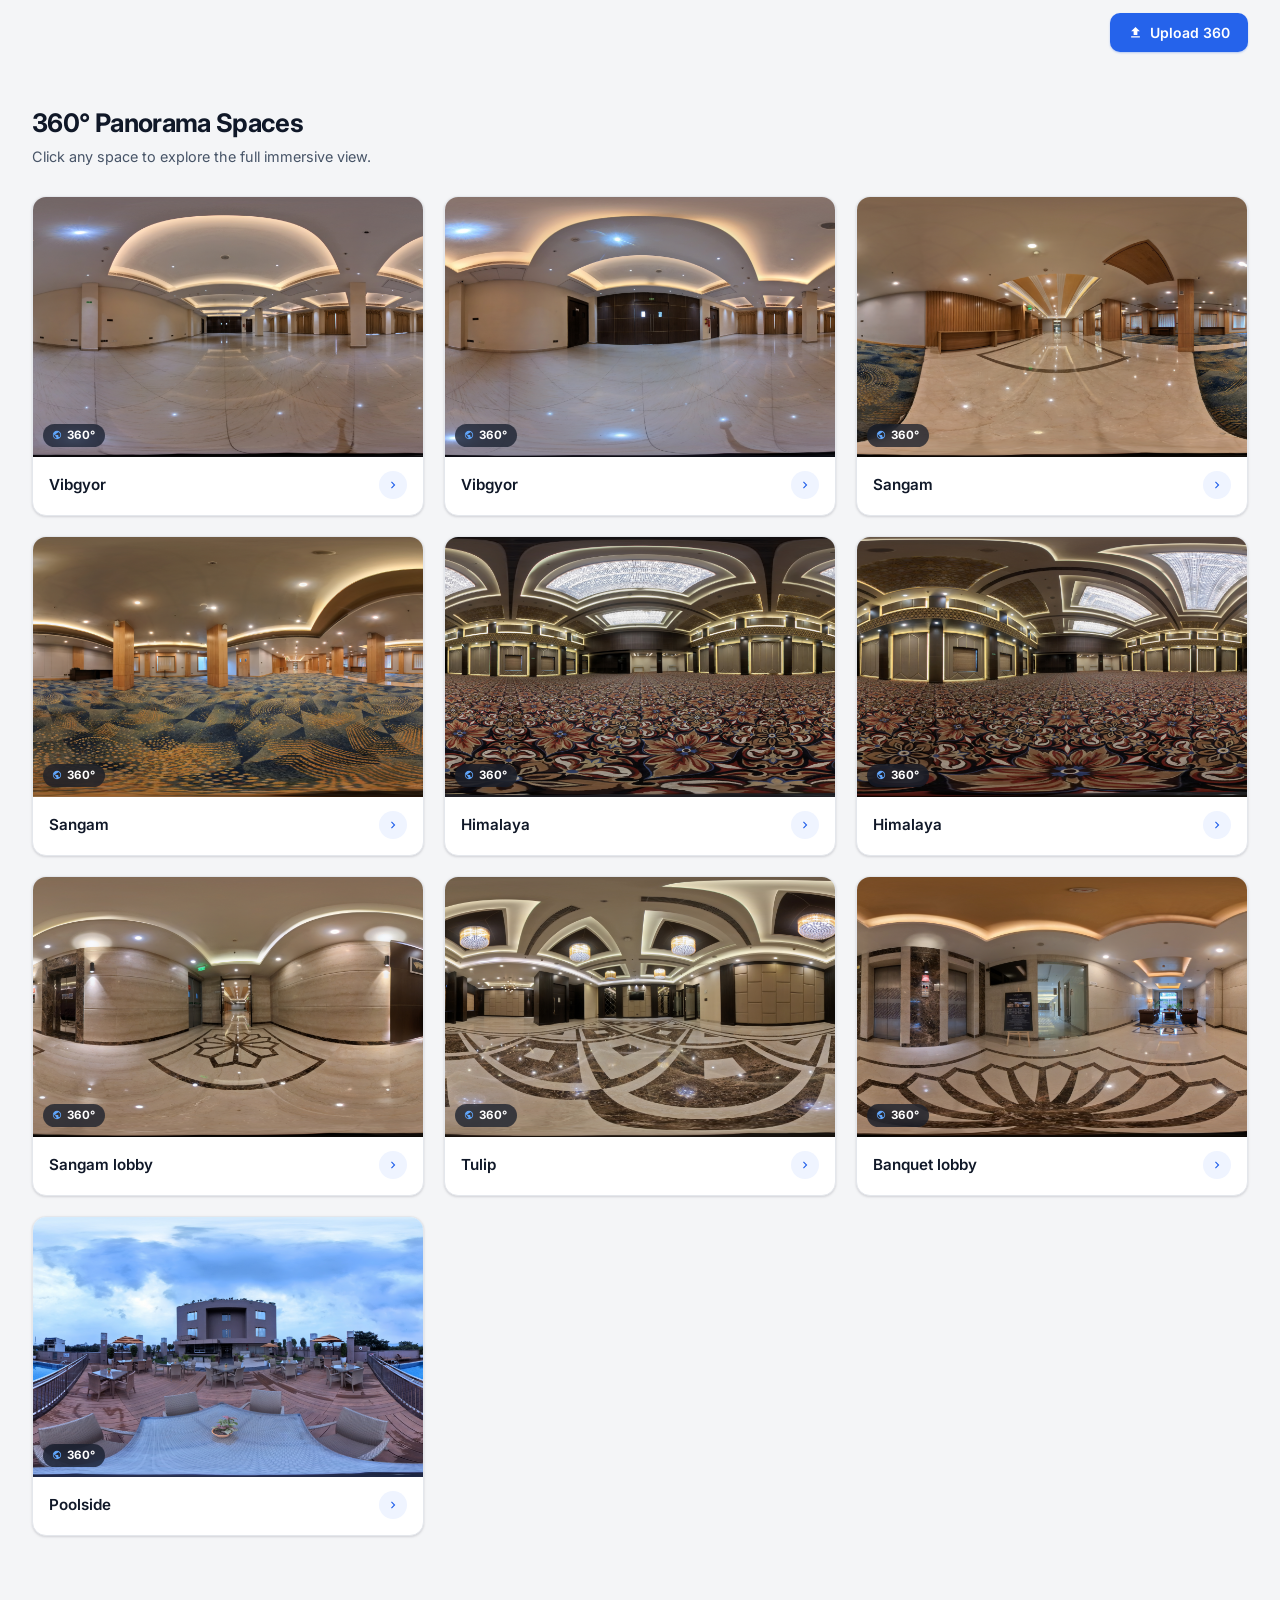
<file: index.html>
<!DOCTYPE html>
<html lang="en">
<head>
  <meta charset="UTF-8" />
  <meta name="viewport" content="width=device-width, initial-scale=1.0" />
  <title>360° Gallery</title>
  <link rel="stylesheet" href="style.css" />
</head>
<body>

  <header class="gallery-header">
    <div class="gallery-header-inner">
      <label for="fileInput" class="upload-label">
        <svg viewBox="0 0 24 24">
          <path d="M9 16h6v-6h4l-7-7-7 7h4v6zm-4 2h14v2H5v-2z"/>
        </svg>
        Upload 360
      </label>
      <input type="file" id="fileInput" accept="image/*" />
    </div>
  </header>

  <main class="gallery-main">
    <div class="section-head">
      <h1 class="section-title">360° Panorama Spaces</h1>
      <p class="section-sub">Click any space to explore the full immersive view.</p>
    </div>
    <div class="gallery-grid" id="galleryGrid"></div>
  </main>

  <script src="constant.js"></script>
  <script src="script.js"></script>
</body>
</html>
</file>
<file: style.css>
@import url('https://fonts.googleapis.com/css2?family=Inter:wght@400;500;600;700&display=swap');

:root {
  --font: 'Inter', -apple-system, BlinkMacSystemFont, sans-serif;
  --bg: #f4f5f7;
  --surface: #ffffff;
  --border: #e4e7ec;
  --border-strong: #c9cdd4;
  --text-1: #101828;
  --text-2: #475467;
  --text-3: #98a2b3;
  --accent: #2563eb;
  --accent-light: #eff4ff;
  --accent-hover: #1d4ed8;
  --radius-xs: 6px;
  --radius-sm: 10px;
  --radius-md: 14px;
  --radius-lg: 18px;
  --shadow-xs: 0 1px 2px rgba(16, 24, 40, 0.05);
  --shadow-sm: 0 1px 3px rgba(16, 24, 40, 0.1), 0 1px 2px rgba(16, 24, 40, 0.06);
  --shadow-md: 0 4px 8px -2px rgba(16, 24, 40, 0.1), 0 2px 4px -2px rgba(16, 24, 40, 0.06);
  --shadow-lg: 0 12px 16px -4px rgba(16, 24, 40, 0.08), 0 4px 6px -2px rgba(16, 24, 40, 0.03);
  --shadow-xl: 0 20px 24px -4px rgba(16, 24, 40, 0.08), 0 8px 8px -4px rgba(16, 24, 40, 0.03);
}

*,
*::before,
*::after {
  box-sizing: border-box;
  margin: 0;
  padding: 0;
}

body {
  font-family: var(--font);
  background: var(--bg);
  color: var(--text-1);
  -webkit-font-smoothing: antialiased;
  line-height: 1.5;
}

a {
  text-decoration: none;
  color: inherit;
}

button {
  font-family: var(--font);
  cursor: pointer;
}

.gallery-header {
  position: sticky;
  top: 0;
  z-index: 100;
}

.gallery-header-inner {
  max-width: 1320px;
  margin: 0 auto;
  padding: 0 32px;
  height: 64px;
  display: flex;
  align-items: center;
  justify-content: flex-end;
  gap: 24px;
}

.brand {
  display: flex;
  align-items: center;
  gap: 10px;
}

.brand-logo {
  width: 36px;
  height: 36px;
  background: var(--accent);
  border-radius: var(--radius-sm);
  display: flex;
  align-items: center;
  justify-content: center;
  flex-shrink: 0;
}

.brand-logo svg {
  width: 20px;
  height: 20px;
  fill: #fff;
}

.brand-name {
  font-size: 1.05rem;
  font-weight: 700;
  letter-spacing: -0.02em;
  color: var(--text-1);
}

.brand-name span {
  color: var(--accent);
}

.header-right {
  display: flex;
  align-items: center;
  gap: 12px;
}

.count-badge {
  font-size: 0.8rem;
  font-weight: 600;
  color: var(--text-2);
  background: var(--bg);
  border: 1px solid var(--border);
  padding: 4px 10px;
  border-radius: var(--radius-xs);
}

.upload-label {
  display: inline-flex;
  align-items: center;
  gap: 7px;
  background: var(--accent);
  color: #fff;
  font-size: 0.875rem;
  font-weight: 600;
  padding: 9px 18px;
  border-radius: var(--radius-sm);
  cursor: pointer;
  transition: background 0.18s ease, box-shadow 0.18s ease;
  box-shadow: 0 1px 2px rgba(37, 99, 235, 0.3);
}

.upload-label:hover {
  background: var(--accent-hover);
  box-shadow: 0 4px 12px rgba(37, 99, 235, 0.35);
}

.upload-label svg {
  width: 15px;
  height: 15px;
  fill: currentColor;
}

#fileInput {
  display: none;
}

.gallery-main {
  max-width: 1320px;
  margin: 0 auto;
  padding: 40px 32px 80px;
}

.section-head {
  margin-bottom: 28px;
}

.section-title {
  font-size: 1.6rem;
  font-weight: 700;
  letter-spacing: -0.025em;
  color: var(--text-1);
  margin-bottom: 4px;
}

.section-sub {
  font-size: 0.9rem;
  color: var(--text-2);
}

.gallery-grid {
  display: grid;
  grid-template-columns: repeat(auto-fill, minmax(290px, 1fr));
  gap: 20px;
}

.gcard {
  background: var(--surface);
  border: 1px solid var(--border);
  border-radius: var(--radius-md);
  overflow: hidden;
  box-shadow: var(--shadow-sm);
  transition: box-shadow 0.2s ease, transform 0.2s ease, border-color 0.2s ease;
  cursor: pointer;
  display: flex;
  flex-direction: column;
}

.gcard:hover {
  box-shadow: var(--shadow-lg);
  transform: translateY(-3px);
  border-color: var(--border-strong);
}

.gcard-thumb {
  position: relative;
  width: 100%;
  aspect-ratio: 3 / 2;
  background: #e9edf2;
  overflow: hidden;
}

.gcard-thumb img {
  width: 100%;
  height: 100%;
  object-fit: cover;
  display: block;
  transition: transform 0.38s ease;
}

.gcard:hover .gcard-thumb img {
  transform: scale(1.05);
}

.vr-pill {
  position: absolute;
  bottom: 10px;
  left: 10px;
  background: rgba(16, 24, 40, 0.72);
  backdrop-filter: blur(6px);
  -webkit-backdrop-filter: blur(6px);
  color: #fff;
  font-size: 0.72rem;
  font-weight: 700;
  letter-spacing: 0.04em;
  padding: 3px 9px;
  border-radius: 9999px;
  display: inline-flex;
  align-items: center;
  gap: 5px;
}

.vr-pill svg {
  width: 10px;
  height: 10px;
  fill: #60a5fa;
}

.explore-btn-overlay {
  position: absolute;
  inset: 0;
  background: rgba(37, 99, 235, 0.0);
  display: flex;
  align-items: center;
  justify-content: center;
  opacity: 0;
  transition: opacity 0.22s ease, background 0.22s ease;
}

.gcard:hover .explore-btn-overlay {
  opacity: 1;
  background: rgba(37, 99, 235, 0.18);
}

.explore-icon {
  width: 52px;
  height: 52px;
  border-radius: 50%;
  background: #fff;
  box-shadow: var(--shadow-xl);
  display: flex;
  align-items: center;
  justify-content: center;
  transform: scale(0.85);
  transition: transform 0.22s cubic-bezier(0.34, 1.56, 0.64, 1);
}

.gcard:hover .explore-icon {
  transform: scale(1);
}

.explore-icon svg {
  width: 22px;
  height: 22px;
  fill: var(--accent);
}

.gcard-body {
  padding: 14px 16px 16px;
  display: flex;
  align-items: center;
  justify-content: space-between;
  gap: 8px;
}

.gcard-title {
  font-size: 0.95rem;
  font-weight: 600;
  color: var(--text-1);
  white-space: nowrap;
  overflow: hidden;
  text-overflow: ellipsis;
  flex: 1;
}

.gcard-arrow {
  width: 28px;
  height: 28px;
  border-radius: 50%;
  background: var(--accent-light);
  display: flex;
  align-items: center;
  justify-content: center;
  flex-shrink: 0;
  transition: background 0.18s ease;
}

.gcard:hover .gcard-arrow {
  background: var(--accent);
}

.gcard-arrow svg {
  width: 14px;
  height: 14px;
  fill: var(--accent);
  transition: fill 0.18s ease;
}

.gcard:hover .gcard-arrow svg {
  fill: #fff;
}

.viewer-body {
  margin: 0;
  padding: 0;
  width: 100vw;
  height: 100vh;
  overflow: hidden;
  background: #0a0c10;
  position: relative;
  font-family: var(--font);
}

#panorama {
  position: absolute;
  inset: 0;
  width: 100%;
  height: 100%;
  z-index: 1;
}

.v-top-bar {
  position: absolute;
  top: 0;
  left: 0;
  right: 0;
  z-index: 20;
  padding: 16px 20px;
  display: flex;
  align-items: center;
  justify-content: space-between;
  pointer-events: none;
  background: linear-gradient(to bottom, rgba(10, 12, 16, 0.7) 0%, transparent 100%);
}

.v-brand {
  pointer-events: auto;
  display: flex;
  align-items: center;
  gap: 10px;
}

.v-back {
  display: inline-flex;
  align-items: center;
  gap: 7px;
  font-size: 0.84rem;
  font-weight: 600;
  color: rgba(255, 255, 255, 0.8);
  background: rgba(255, 255, 255, 0.08);
  border: 1px solid rgba(255, 255, 255, 0.14);
  border-radius: 9999px;
  padding: 7px 14px;
  backdrop-filter: blur(10px);
  -webkit-backdrop-filter: blur(10px);
  transition: background 0.18s ease, color 0.18s ease;
}

.v-back:hover {
  background: rgba(255, 255, 255, 0.18);
  color: #fff;
}

.v-back svg {
  width: 16px;
  height: 16px;
  fill: currentColor;
}

.v-scene-info {
  display: flex;
  flex-direction: column;
}

.v-scene-title {
  font-size: 1rem;
  font-weight: 700;
  color: #ffffff;
  line-height: 1.2;
}

.v-scene-idx {
  font-size: 0.75rem;
  color: rgba(255, 255, 255, 0.5);
}

.v-top-actions {
  pointer-events: auto;
  display: flex;
  align-items: center;
  gap: 8px;
}

.v-icon-btn {
  width: 40px;
  height: 40px;
  border-radius: 50%;
  border: 1px solid rgba(255, 255, 255, 0.14);
  background: rgba(255, 255, 255, 0.08);
  backdrop-filter: blur(10px);
  -webkit-backdrop-filter: blur(10px);
  color: rgba(255, 255, 255, 0.8);
  display: flex;
  align-items: center;
  justify-content: center;
  cursor: pointer;
  transition: background 0.18s ease, color 0.18s ease, border-color 0.18s ease;
}

.v-icon-btn:hover {
  background: rgba(255, 255, 255, 0.18);
  color: #fff;
  border-color: rgba(255, 255, 255, 0.28);
}

.v-icon-btn svg {
  width: 18px;
  height: 18px;
  fill: currentColor;
}

.v-controls-dock {
  position: absolute;
  bottom: 140px;
  left: 50%;
  transform: translateX(-50%);
  z-index: 20;
  display: flex;
  align-items: center;
  gap: 4px;
  background: rgba(14, 16, 22, 0.88);
  backdrop-filter: blur(16px);
  -webkit-backdrop-filter: blur(16px);
  border: 1px solid rgba(255, 255, 255, 0.1);
  padding: 6px 10px;
  border-radius: 9999px;
  box-shadow: 0 8px 32px rgba(0, 0, 0, 0.5);
}

.d-btn {
  width: 40px;
  height: 40px;
  border-radius: 50%;
  border: none;
  background: transparent;
  color: rgba(255, 255, 255, 0.7);
  display: flex;
  align-items: center;
  justify-content: center;
  cursor: pointer;
  transition: background 0.15s ease, color 0.15s ease;
}

.d-btn:hover {
  background: rgba(255, 255, 255, 0.1);
  color: #fff;
}

.d-btn.on {
  background: var(--accent);
  color: #fff;
}

.d-btn svg {
  width: 18px;
  height: 18px;
  fill: currentColor;
}

.d-sep {
  width: 1px;
  height: 22px;
  background: rgba(255, 255, 255, 0.12);
  margin: 0 4px;
  flex-shrink: 0;
}

.scene-strip-wrap {
  position: absolute;
  bottom: 0;
  left: 0;
  right: 0;
  z-index: 20;
  background: linear-gradient(to top, rgba(10, 12, 16, 0.92) 60%, transparent 100%);
  padding: 12px 20px 20px;
}

.scene-strip-header {
  display: flex;
  align-items: center;
  justify-content: space-between;
  margin-bottom: 10px;
}

.strip-label {
  font-size: 0.75rem;
  font-weight: 700;
  letter-spacing: 0.08em;
  text-transform: uppercase;
  color: rgba(255, 255, 255, 0.4);
}

.strip-count {
  font-size: 0.75rem;
  color: rgba(255, 255, 255, 0.35);
}

.scene-strip {
  display: flex;
  gap: 10px;
  overflow-x: auto;
  scrollbar-width: none;
  -ms-overflow-style: none;
  padding-bottom: 2px;
}

.scene-strip::-webkit-scrollbar {
  display: none;
}

.strip-item {
  flex-shrink: 0;
  width: 110px;
  cursor: pointer;
  border-radius: var(--radius-sm);
  border: 2px solid transparent;
  overflow: hidden;
  transition: border-color 0.18s ease, transform 0.18s ease;
  position: relative;
}

.strip-item:hover {
  transform: translateY(-3px);
}

.strip-item.active {
  border-color: var(--accent);
}

.strip-thumb {
  width: 100%;
  height: 64px;
  object-fit: cover;
  display: block;
}

.strip-name {
  position: absolute;
  bottom: 0;
  left: 0;
  right: 0;
  background: linear-gradient(to top, rgba(0, 0, 0, 0.75) 0%, transparent 100%);
  color: #fff;
  font-size: 0.65rem;
  font-weight: 600;
  padding: 12px 6px 5px;
  white-space: nowrap;
  overflow: hidden;
  text-overflow: ellipsis;
}

.strip-active-indicator {
  position: absolute;
  top: 5px;
  right: 5px;
  width: 7px;
  height: 7px;
  border-radius: 50%;
  background: var(--accent);
  display: none;
}

.strip-item.active .strip-active-indicator {
  display: block;
}

.v-loading {
  position: absolute;
  inset: 0;
  z-index: 40;
  background: #0a0c10;
  display: flex;
  flex-direction: column;
  align-items: center;
  justify-content: center;
  gap: 16px;
  transition: opacity 0.4s ease, visibility 0.4s ease;
}

.v-loading.out {
  opacity: 0;
  visibility: hidden;
  pointer-events: none;
}

.v-spinner {
  width: 44px;
  height: 44px;
  border-radius: 50%;
  border: 3px solid rgba(255, 255, 255, 0.08);
  border-top-color: var(--accent);
  animation: spin 0.75s linear infinite;
}

@keyframes spin {
  to {
    transform: rotate(360deg);
  }
}

.v-loading-text {
  font-size: 0.88rem;
  color: rgba(255, 255, 255, 0.4);
  font-weight: 500;
  letter-spacing: 0.02em;
}

@media (max-width: 768px) {
  .gallery-header-inner {
    padding: 0 16px;
  }

  .gallery-main {
    padding: 24px 16px 60px;
  }

  .gallery-grid {
    grid-template-columns: repeat(auto-fill, minmax(240px, 1fr));
    gap: 14px;
  }

  .v-controls-dock {
    bottom: 160px;
    max-width: 96vw;
  }

  .strip-item {
    width: 90px;
  }

  .strip-thumb {
    height: 54px;
  }
}
</file>
